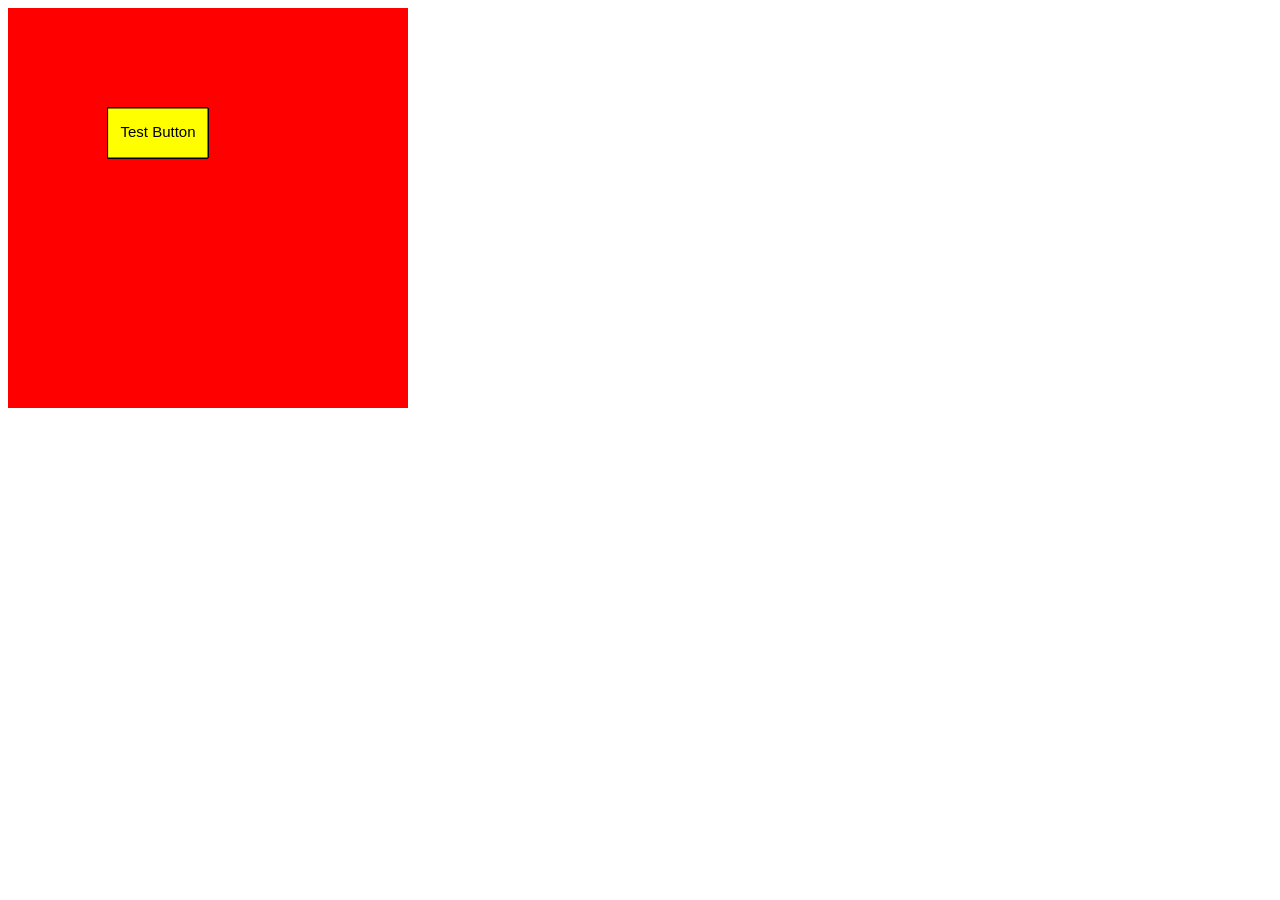
<file: Playground/index.html>
<!DOCTYPE html>
<html lang="en">
  <head>
    <meta charset="utf-8" />
    <meta name="viewport" content="width=device-width, initial-scale=1.0" />
    <title>p5.js template</title>
  </head>
  <body>
    <script src="p5.min.js"></script>
    <script src="button.js"></script>
    <script src="sketch.js"></script>
  </body>
</html>
</file>
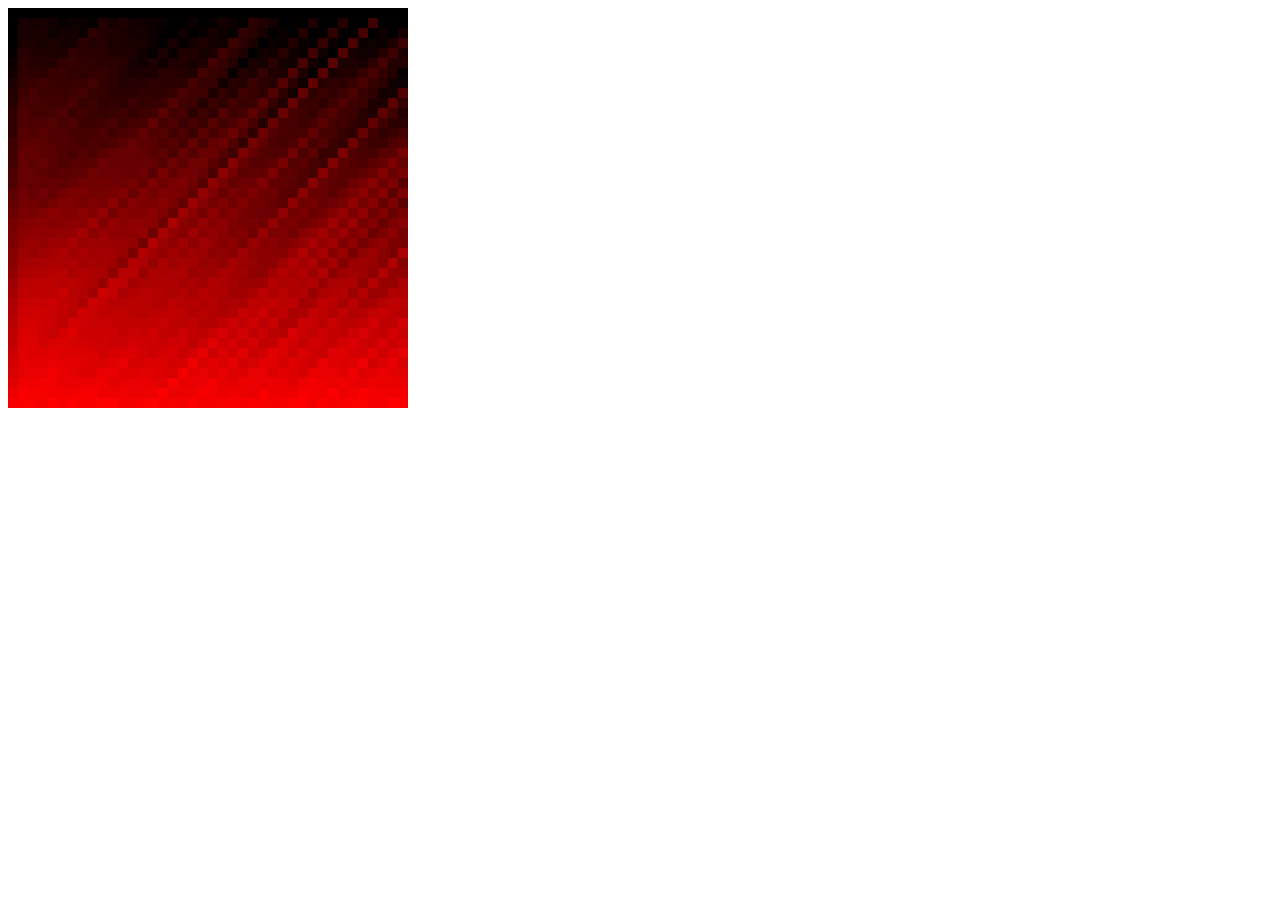
<file: projects/Animated Fire/index.html>
<!DOCTYPE html>
<html lang="en">
  <head>
    <meta charset="utf-8" />
    <meta name="viewport" content="width=device-width, initial-scale=1.0" />
    <title>p5.js template</title>
  </head>
  <body>
    <script src="p5.min.js"></script>
    <script src="Fire.js"></script>
    <script src="sketch.js"></script>
  </body>
</html>
</file>
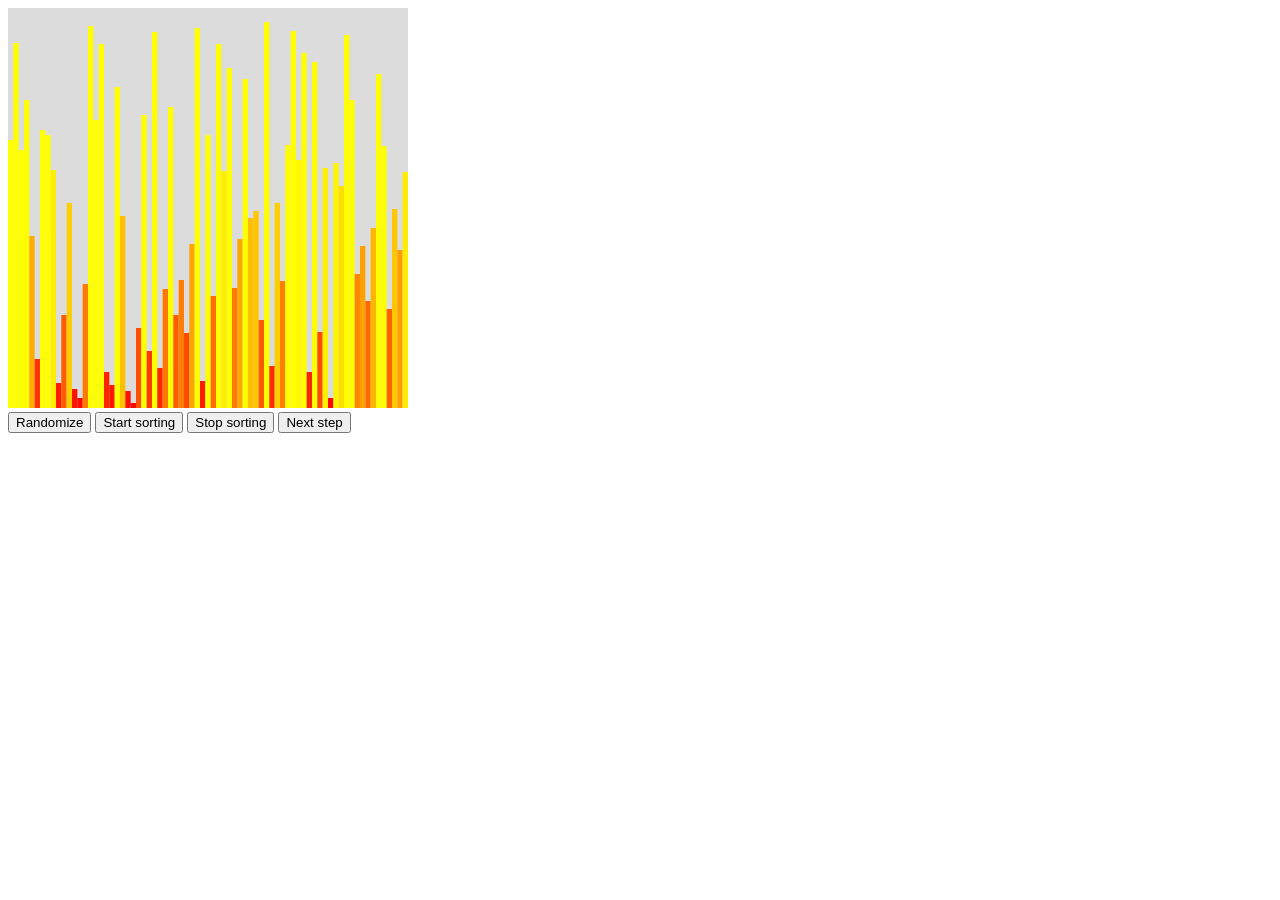
<file: projects/Sorting Algorithm Special/index.html>
<!DOCTYPE html>
<html lang="en">
  <head>
    <meta charset="utf-8" />
    <meta name="viewport" content="width=device-width, initial-scale=1.0" />
    <title>p5.js template</title>
  </head>
  <body>
    <script src="p5.min.js"></script>
    <script src="sort.js"></script>
    <script src="sketch.js"></script>

    <!-- The canvas gets fitted into here -->
    <div id="canvas-container"></div>

    <!-- buttons -->
    <button onclick="Sort.populateArray()">Randomize</button>
    <button onclick="isSorting = true;">Start sorting</button>
    <button onclick="isSorting = false;">Stop sorting</button>
    <button onclick="Sort.insertionSort()">Next step</button>
  </body>
</html>
</file>
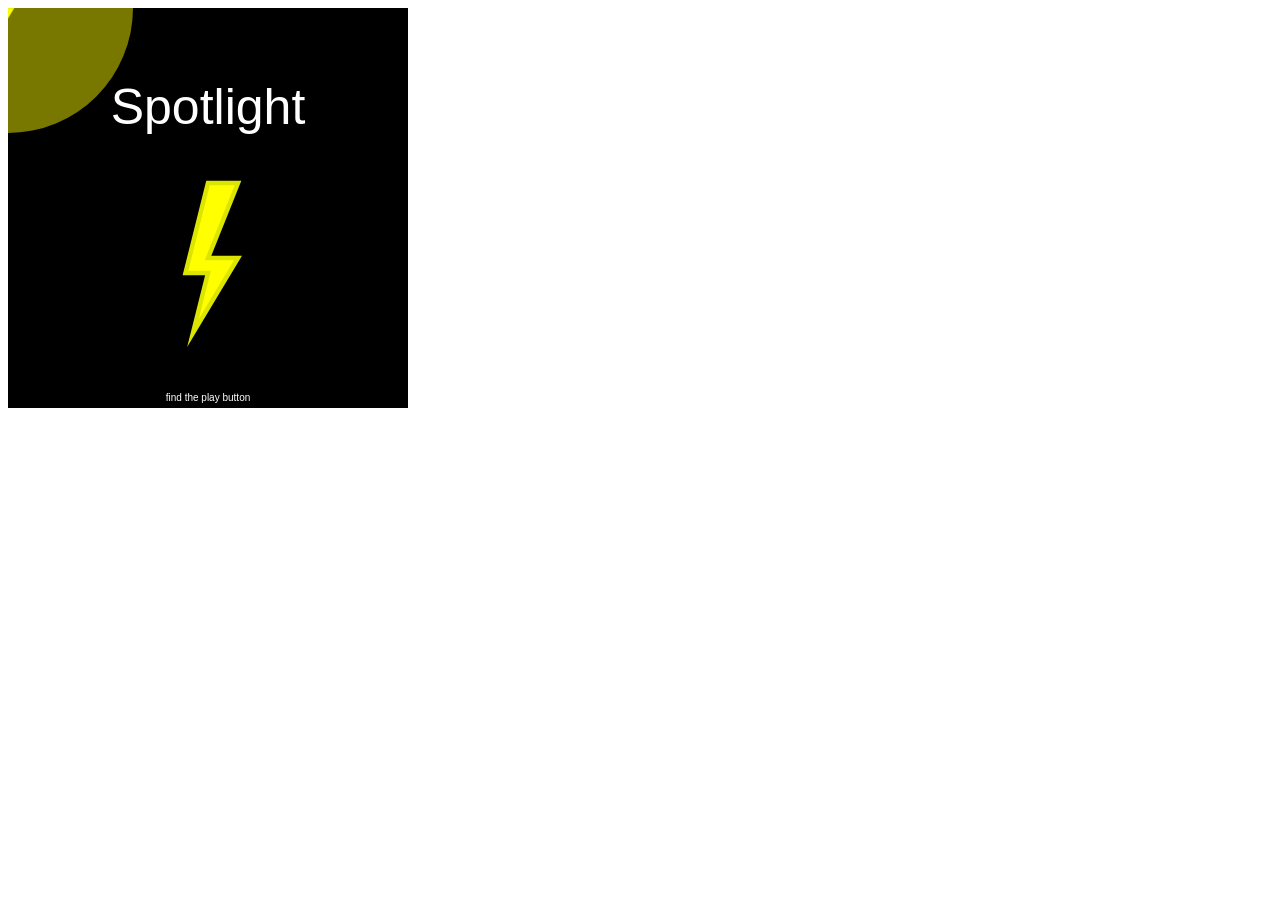
<file: projects/Spotlight/index.html>
<!DOCTYPE html>
<html lang="en">
  <head>
    <meta charset="utf-8" />
    <meta name="viewport" content="width=device-width, initial-scale=1.0" />
    <title>Spotlight</title>
  </head>
  <body>
    <script src="p5.min.js"></script>
    <script src="sketch.js"></script>
  </body>
</html>
</file>
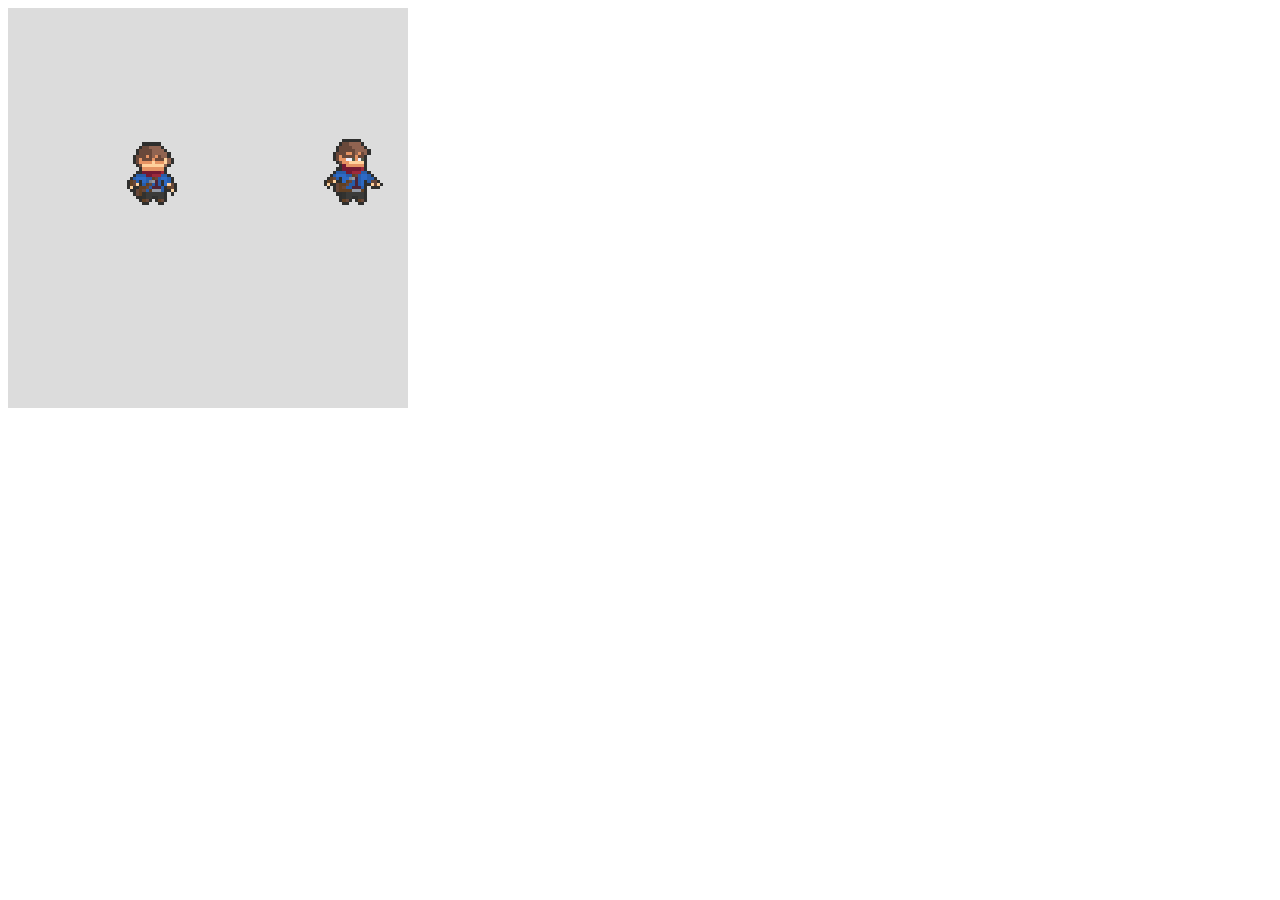
<file: projects/Sprite test/index.html>
<!DOCTYPE html>
<html lang="en">
  <head>
    <meta charset="utf-8" />
    <meta name="viewport" content="width=device-width, initial-scale=1.0" />
    <title>p5.js template</title>
  </head>
  <body>
    <script src="p5.min.js"></script>
    <script src="SpriteSheet.js"></script>
    <script src="sketch.js"></script>
  </body>
</html>
</file>
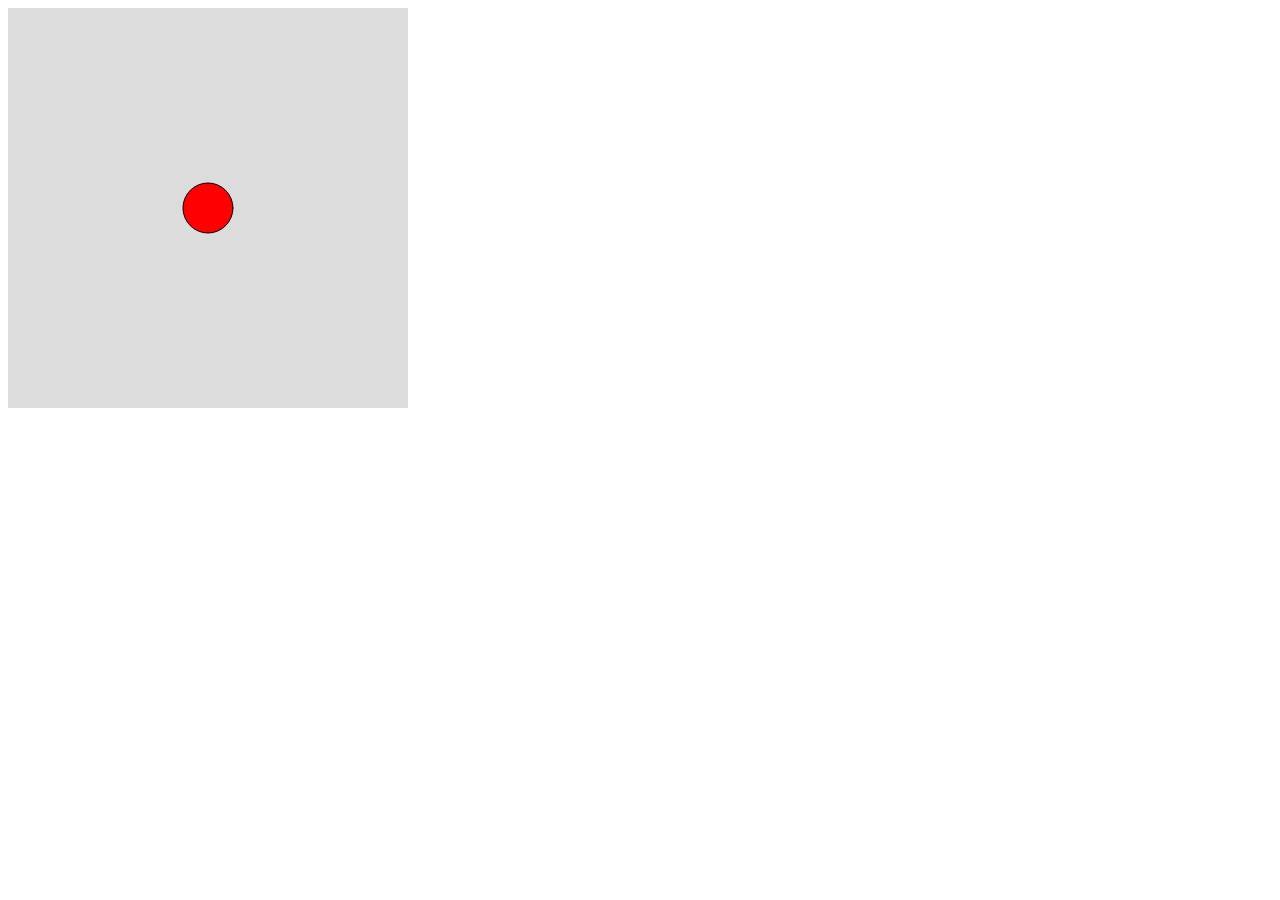
<file: projects/UI Elements test/index.html>
<!DOCTYPE html>
<html lang="en">
  <head>
    <meta charset="utf-8" />
    <meta name="viewport" content="width=device-width, initial-scale=1.0" />
    <title>p5.js template</title>
  </head>
  <body>
    <script src="p5.min.js"></script>
    <script src="ui_elements/ui-styles.js"></script>
    <script src="ui_elements/button.js"></script>
    <script src="ui_elements/progress-bar.js"></script>
    <script src="ui_elements/slider.js"></script>
    <script src="ui_elements/checkbox.js"></script>
    <script src="ui_elements/text-box.js"></script>

    <!-- My fella -->
     <script src="testing/fella.js"></script>

    <script src="sketch.js"></script>
  </body>
</html>
</file>
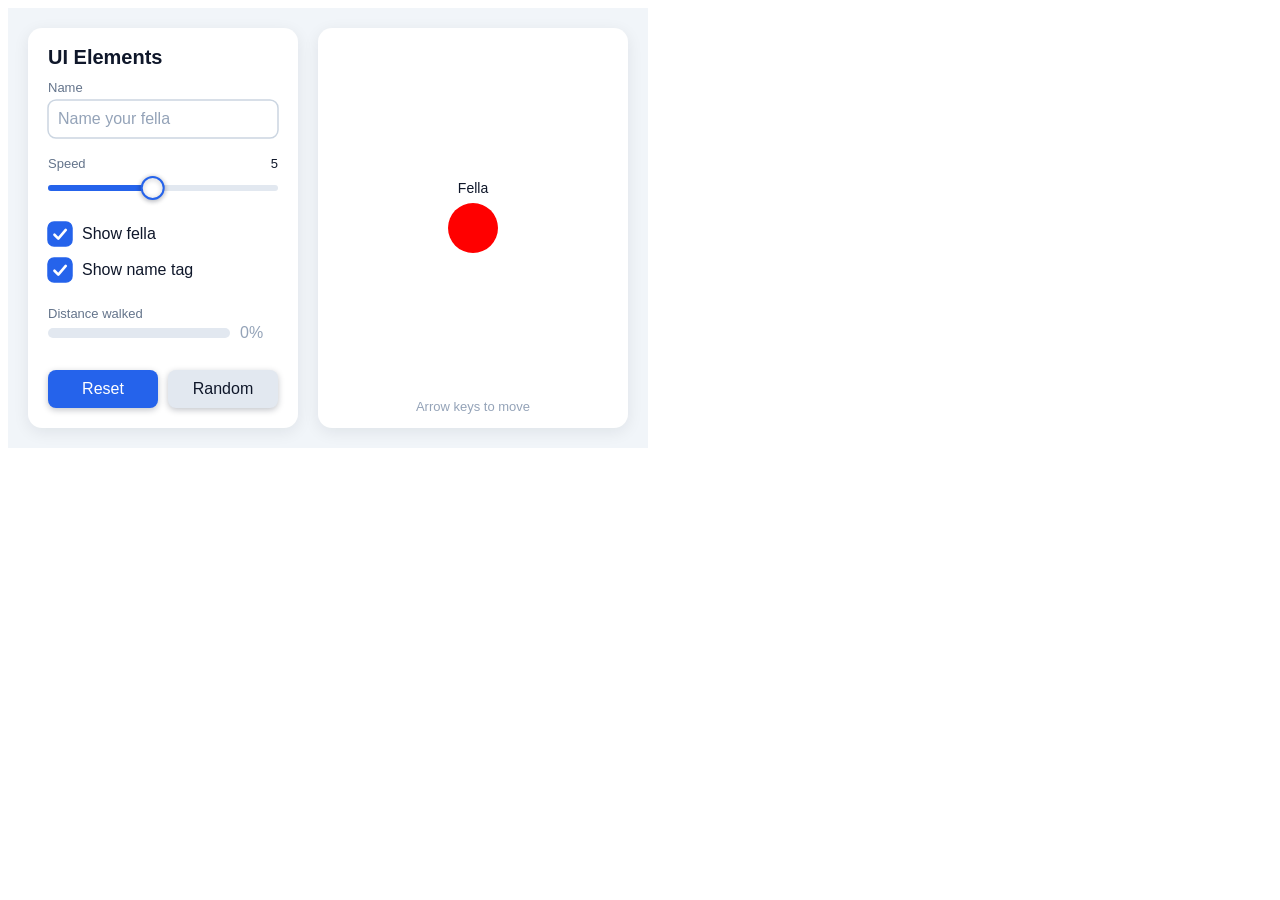
<file: Playground/Libraries/UI Elements test/index.html>
<!DOCTYPE html>
<html lang="en">
  <head>
    <meta charset="utf-8" />
    <meta name="viewport" content="width=device-width, initial-scale=1.0" />
    <title>p5.js template</title>
  </head>
  <body>
    <script src="p5.min.js"></script>
    <script src="ui_elements/ui-styles.js"></script>
    <script src="ui_elements/ui-element.js"></script>
    <script src="ui_elements/button.js"></script>
    <script src="ui_elements/progress-bar.js"></script>
    <script src="ui_elements/slider.js"></script>
    <script src="ui_elements/checkbox.js"></script>
    <script src="ui_elements/text-box.js"></script>

    <!-- My fella -->
     <script src="testing/fella.js"></script>

    <script src="sketch.js"></script>
  </body>
</html>
</file>
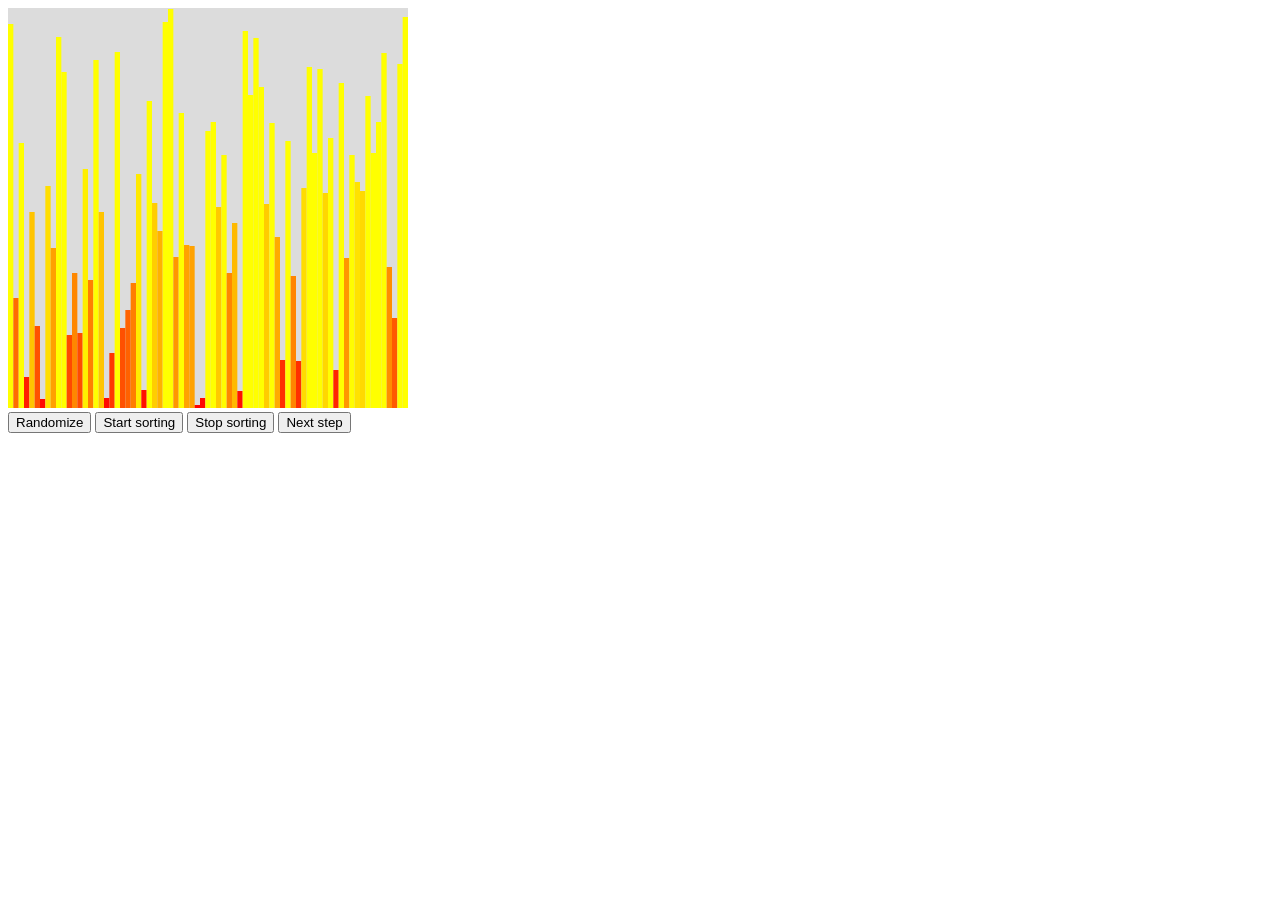
<file: Playground/Test Projects/Sorting Algorithm Special/index.html>
<!DOCTYPE html>
<html lang="en">
  <head>
    <meta charset="utf-8" />
    <meta name="viewport" content="width=device-width, initial-scale=1.0" />
    <title>p5.js template</title>
  </head>
  <body>
    <script src="p5.min.js"></script>
    <script src="p5.sound.min.js"></script>

    <script src="sort.js"></script>
    <script src="sketch.js"></script>

    <!-- The canvas gets fitted into here -->
    <div id="canvas-container"></div>

    <!-- buttons -->
    <button onclick="Sort.populateArray()">Randomize</button>
    <button onclick="isSorting = true;">Start sorting</button>
    <button onclick="isSorting = false;">Stop sorting</button>
    <button onclick="Sort.insertionSort()">Next step</button>
  </body>
</html>
</file>
